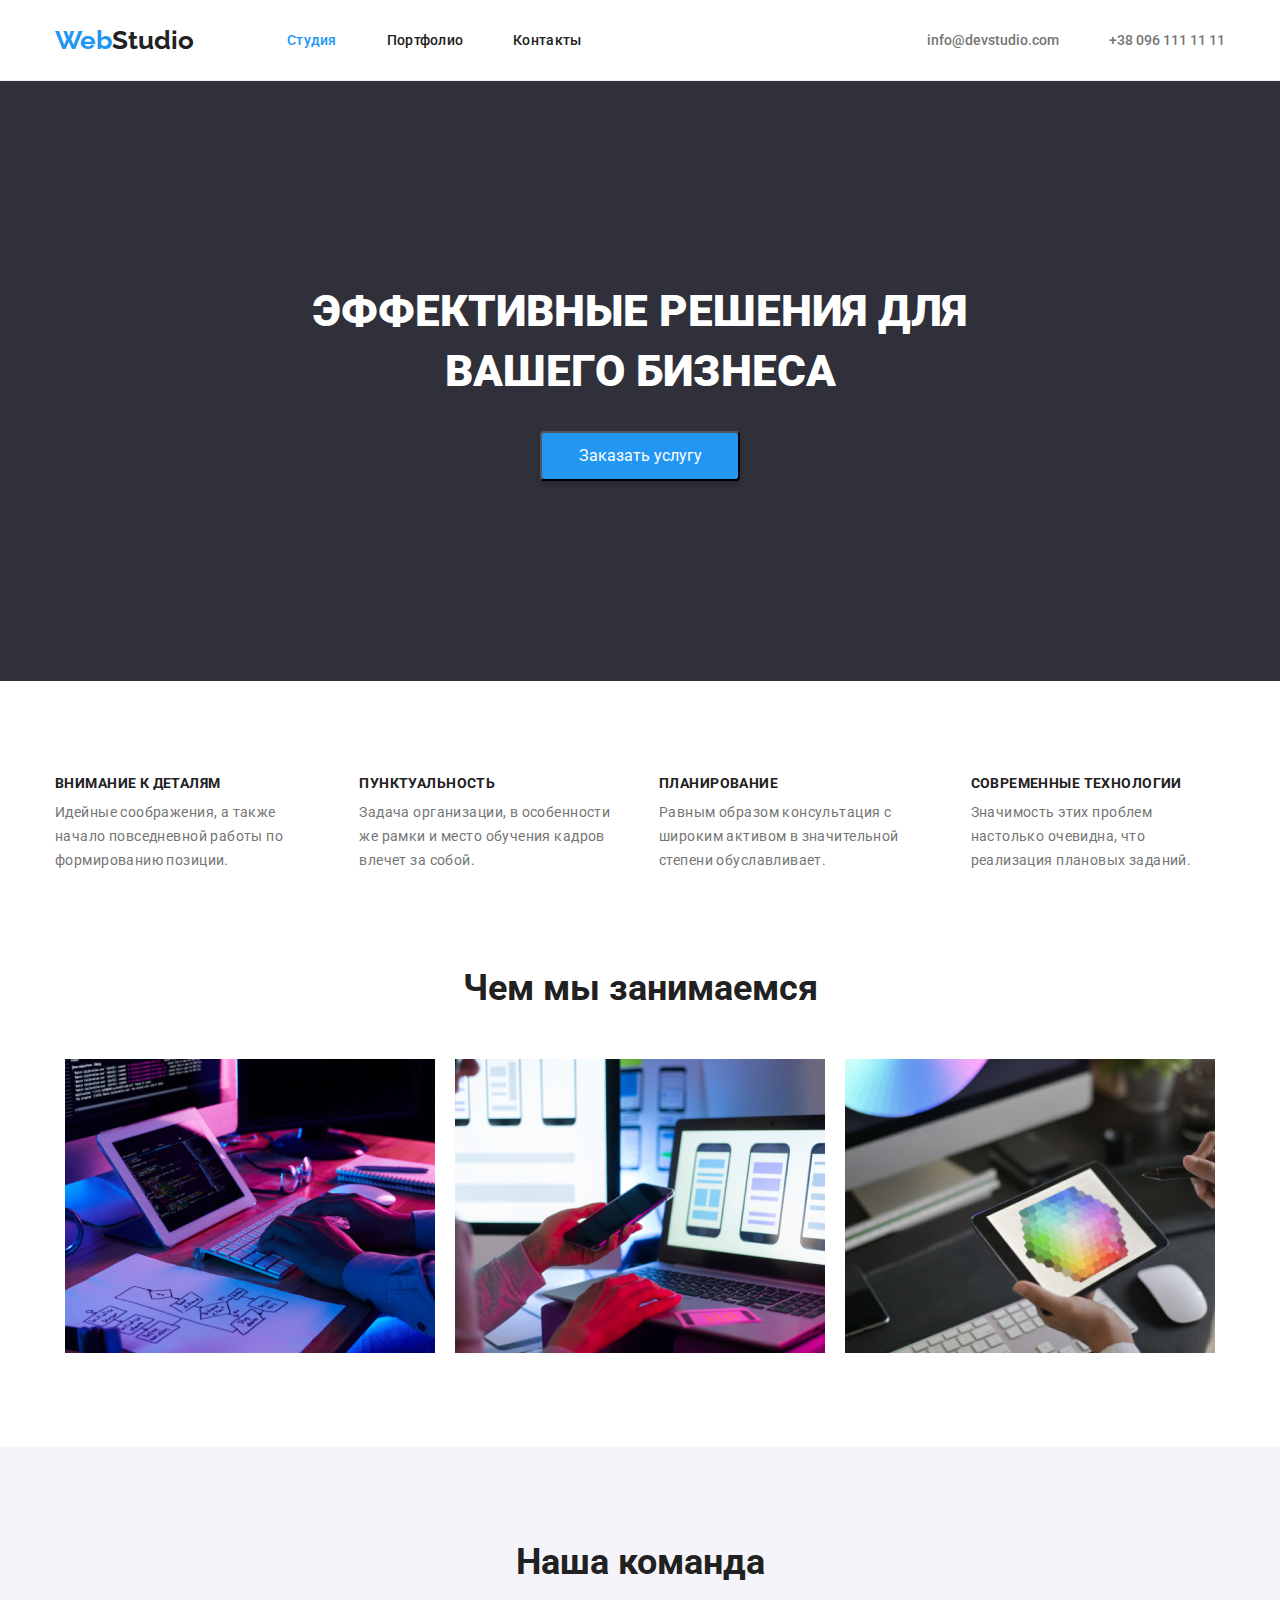
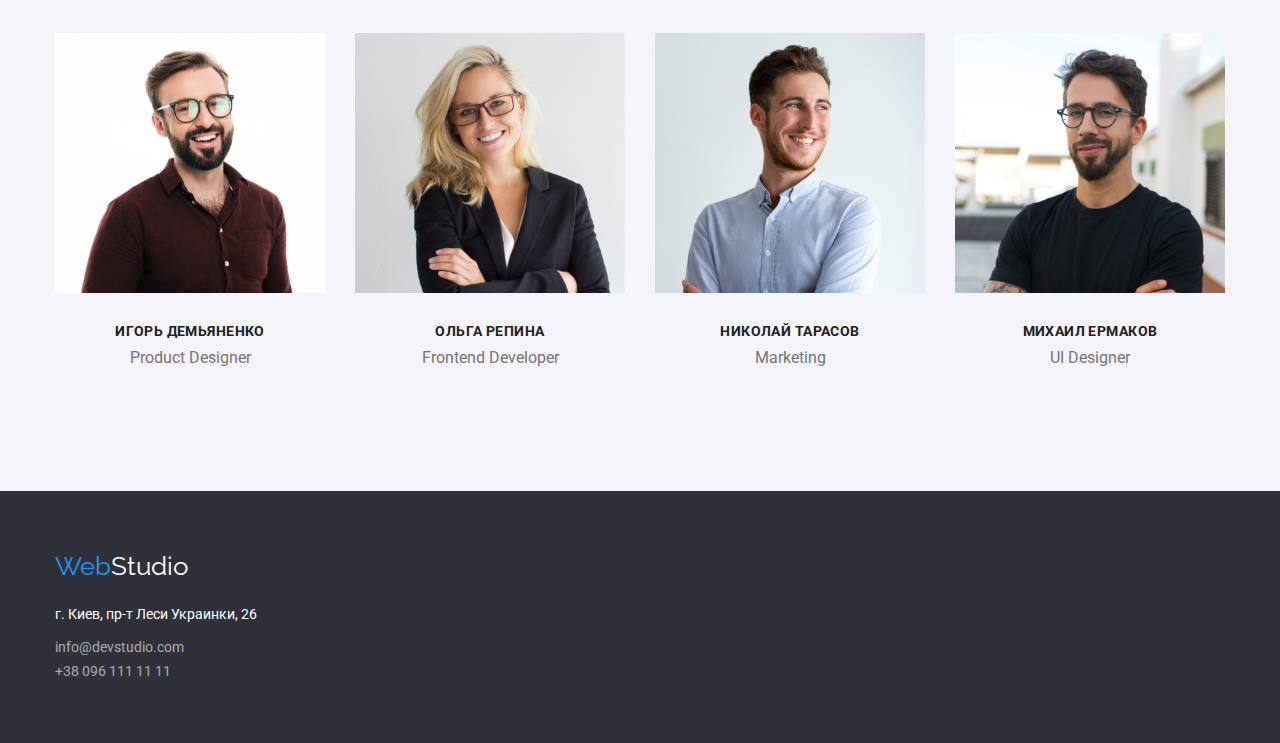
<file: index.html>
<!DOCTYPE html>
<html lang="ru">
<head>
    <meta charset="UTF-8">
    <meta name="viewport" content="width=device-width, initial-scale=1.0">
    <title>WebStudio</title>
    <link rel="stylesheet" href="https://cdnjs.cloudflare.com/ajax/libs/modern-normalize/1.0.0/modern-normalize.min.css">
    <link rel="preconnect" href="https://fonts.gstatic.com">
    <link href="https://fonts.googleapis.com/css2?family=Raleway:wght@700&family=Roboto:wght@400;500;700;900&display=swap" rel="stylesheet">
    <link rel="stylesheet" href="./css/styles.css">
</head>

    <body>
    <header class="header">
        <div class="container">
            <nav>
                <a class="webstudio" href="/">
                    <span class="web">Web</span>Studio
                </a>
                <ul class="nav-links">
                    <li class="item"><a class="current active" href="./index.html">Студия</a></li>
                    <li class="item"><a class="link-portfolio" href="./portfolio.html">Портфолио</a></li>
                    <li class="item"><a class="link-contacts" href="#">Контакты</a></li>
                </ul>
            </nav>
            <ul class="mail-links">
                <li><a class="mail" href="info@devstudio.com">info@devstudio.com</a></li>
                <li><a class="telephone" href="+380961111111">+38 096 111 11 11</a></li>
            </ul>
        </div>
    </header>
    <section class="hero">
        <div class="container">
                <div class="big-title">
                    <h1 class="first-title">Эффективные решения для вашего бизнеса</h1>
                </div>
            <button class="service-button">Заказать услугу</button>
        </div>
    </section>
    <section class="our-description">
        <div class="container">
        <h2 class="visually-hidden sec-title">Наше описание</h2>
        <ul class="description-item">
            <li class="our-description-li">
                <h3 class="third-title">Внимание к деталям</h3>
                <p class="description">Идейные соображения, а также начало повседневной работы по формированию позиции.</p>
            </li>
            <li class="our-description-li">
                <h3 class="third-title">Пунктуальность</h3>
                <p class="description">Задача организации, в особенности же рамки и место обучения кадров влечет за собой.</p>
            </li>
            <li class="our-description-li">
                <h3 class="third-title">Планирование</h3>
                <p class="description">Равным образом консультация с широким активом в значительной степени обуславливает.</p>
            </li>
            <li class="our-description-li">
            <h3 class="third-title">Современные технологии</h3>
            <p class="description">Значимость этих проблем настолько очевидна, что реализация плановых заданий.</p>
            </li>
        </ul>
        </div>
    </section>
    <section class="what-doing">
        <div class="container">
        <h2 class="sec-title">Чем мы занимаемся</h2>
        <ul class="img">
            <li class="img-item"><img src="./img/1.png" width="370" height="294" alt="ручной набор текста"></li>
            <li class="img-item"><img src="./img/2.png" width="370" height="294" alt="с телефона передача информации на компьютер"></li>
            <li class="img-item"><img src="./img/3.png" width="370" height="294" alt="подбор цвета в палитре"></li>
        </ul>
        </div>
    </section>
    <section class="team">
        <div class="container">
        <h2 class="sec-title">Наша команда</h2>
        <ul class="team-ul">
            <li class="team-li">
                <img src="./img/img.jpg" width="270" height="260" alt="photo Игоря Демьяненко">
                <div class="our-team">
                    <h3 class="third-title identification">Игорь Демьяненко</h3>
                    <p class="description-team">Product Designer</p>
                </div>
            </li>
            <li class="team-li">
                <img src="./img/img_(1).jpg" width="270" height="260" alt="photo Ольга Репина">
                <div class="our-team">
                    <h3 class="third-title identification">Ольга Репина</h3>
                    <p class="description-team">Frontend Developer</p>
                </div>
            </li>
            <li class="team-li">
                <img src="./img/img_(2).jpg" width="270" height="260" alt="photo Николай Тарасов">
                <div class="our-team">
                    <h3 class="third-title identification">Николай Тарасов</h3>
                    <p class="description-team">Marketing</p>
                </div>
            </li>
            <li class="team-li">
                <img src="./img/img_(3).jpg" width="270" height="260" alt="photo Михаил Ермаков">
                <div class="our-team">
                    <h3 class="third-title identification">Михаил Ермаков</h3>
                    <p class="description-team">UI Designer</p>
                </div>
            </li>
        </ul>
        </div>
    </section>
    <footer>
        <div class="container">
            <a class="logo-footer" href="/">
                <span class="web-footer">Web</span><span class="studio-logo-footer">Studio</span>
            </a>
            <address class="address">
                г. Киев, пр-т Леси Украинки, 26
            </address>
            <ul>
                <li><a class="mail-footer" href="info@devstudio.com">info@devstudio.com <br /></a></li>
                <li><a class="telephone-footer" href="+380961111111">+38 096 111 11 11</a></li>
            </ul>
        </div>
    </footer>
    </body>
</html>
</file>
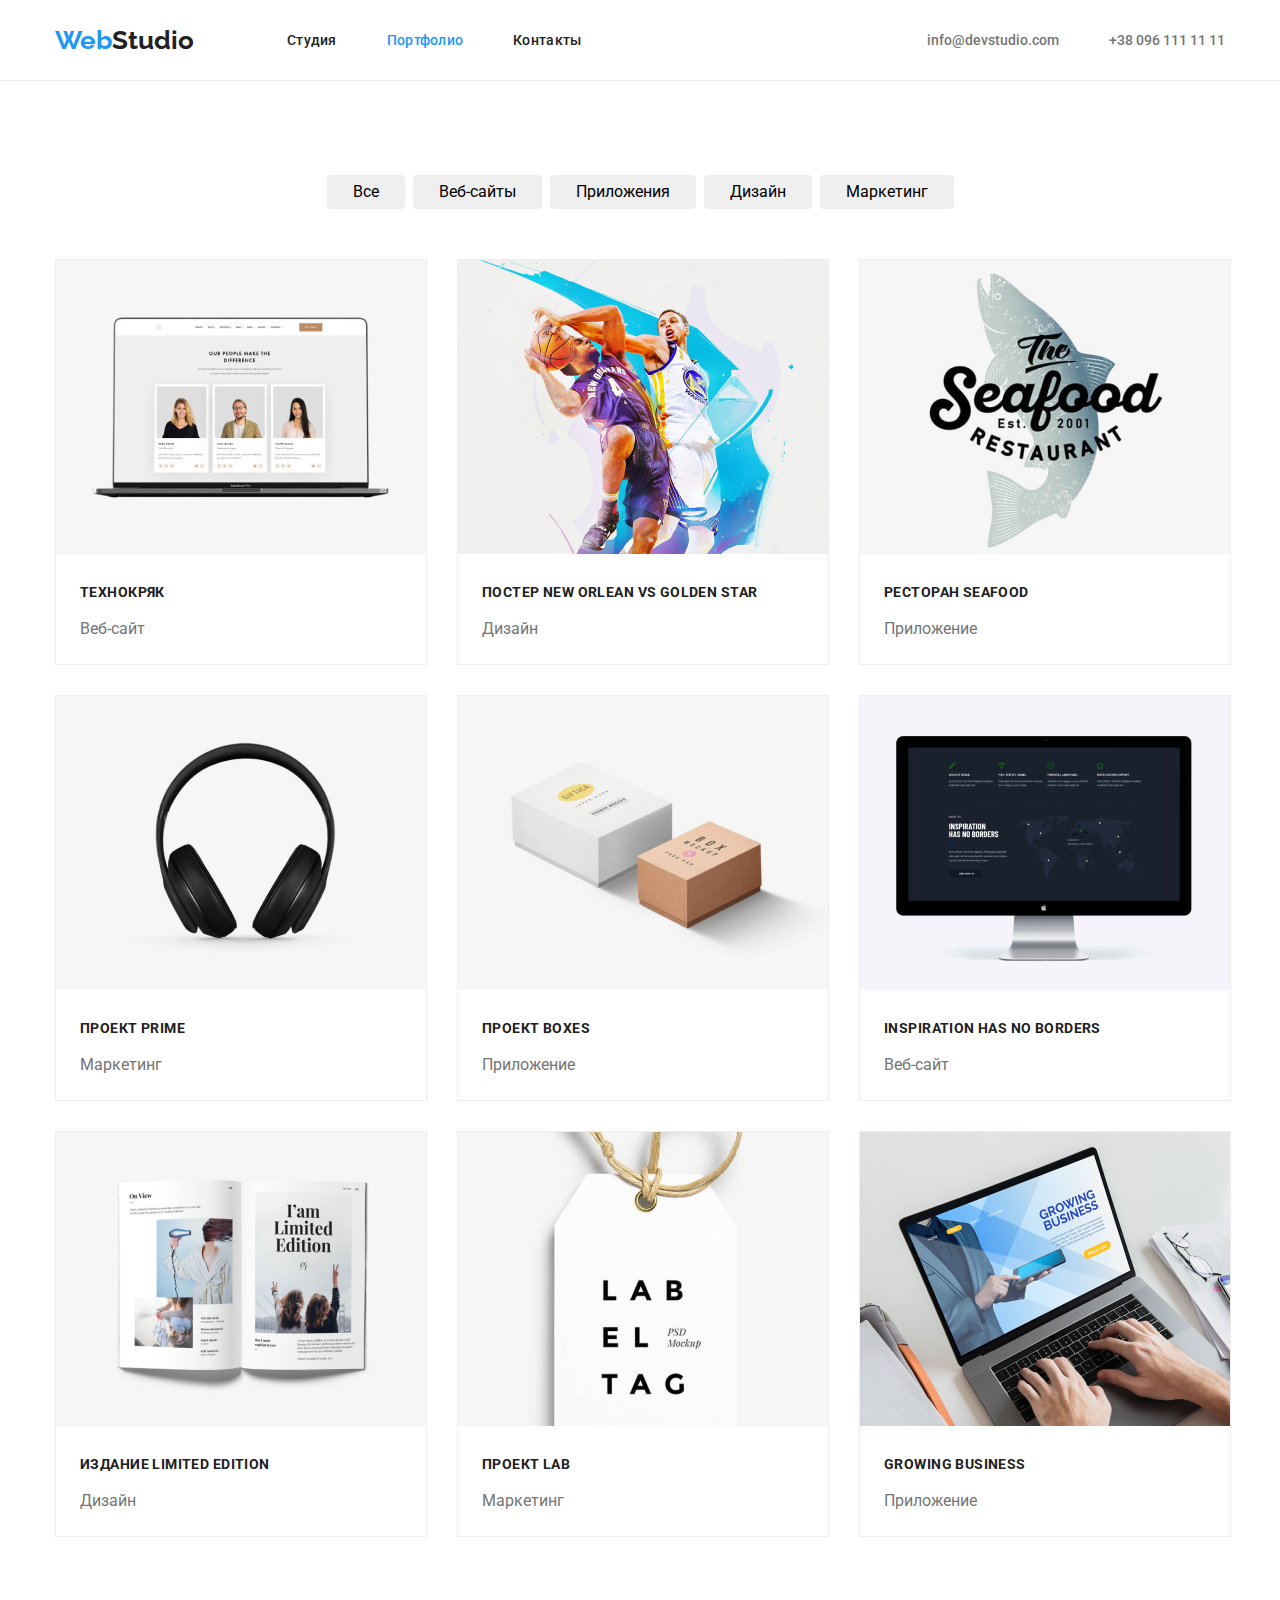
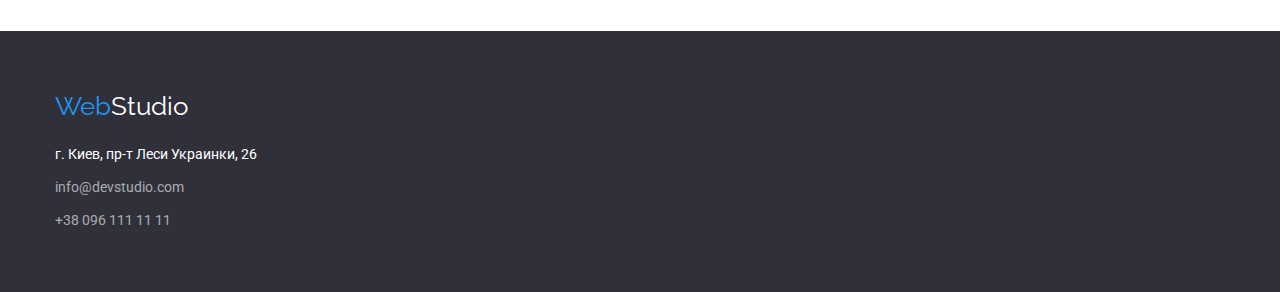
<file: portfolio.html>
<!DOCTYPE html>
<html lang="ru">
<head>
    <meta charset="UTF-8">
    <meta name="viewport" content="width=device-width, initial-scale=1.0">
    <title>WebStudio</title>
    <link rel="stylesheet" href="https://cdnjs.cloudflare.com/ajax/libs/modern-normalize/1.0.0/modern-normalize.min.css">
    <link rel="preconnect" href="https://fonts.gstatic.com">
    <link href="https://fonts.googleapis.com/css2?family=Raleway:wght@700&family=Roboto:wght@400;500;700;900&display=swap" rel="stylesheet">
    <link rel="stylesheet" href="./css/styles.css">
</head>

    <body>
    <header class="header">
        <div class="container">
        <nav>
            <a class="webstudio" href="/">
                <span class="web">Web</span>Studio
            </a>
            <ul class="nav-links">
                <li class="item"><a class="link-studio" href="./index.html">Студия</a></li>
                <li class="item"><a class="current active" href="/portfolio.html">Портфолио</a></li>
                <li class="item"><a class="link-contacts" href="#">Контакты</a></li>
            </ul>
            </nav>
            <ul class="mail-links">
                <li><a class="mail" href="info@devstudio.com">info@devstudio.com <br /></a></li>
                <li><a class="telephone" href="+380961111111">+38 096 111 11 11</a></li>
            </ul>
        </div>
    </header>
    <section class="buttons">
        <div class="container">
        <h1 class="visually-hidden first-title">Whole page</h1>
        <ul class="buttons-list">
            <li><button class="but-active">Все</button></li>
            <li><button class="but-active">Веб-сайты</button></li>
            <li><button class="but-active">Приложения</button></li>
            <li><button class="but-active">Дизайн</button></li>
            <li><button class="but-active">Маркетинг</button></li>
        </ul>
        <h2 hidden class="sec-title">Our possibilities</h2>
        <ul class="job">
            <li class="job-kind">
                <a href="#">
                <img src="./img/p1.png" alt="на экране ноутбука три фотографии">
                    <div class="our-job">
                        <h3 class="poster-name">Технокряк</h3>
                        <p class="poster-name-descr">Веб-сайт</p>
                    </div>
                </a>
            </li>
            <li class="job-kind">
                <a href="#">
                <img src="./img/p2.png" alt="два парн ирают в баскетбол">
                    <div class="our-job">
                        <h3 class="poster-name">Постер New Orlean vs Golden Star</h3>
                        <p class="poster-name-descr">Дизайн</p>
                    </div>
                </a>
            </li>
            <li class="job-kind">
                <a href="#">
                <img src="./img/p3.png" alt="эмблема ресторана Seafood">
                    <div class="our-job">
                        <h3 class="poster-name">Ресторан Seafood</h3>
                        <p class="poster-name-descr">Приложение</p>
                    </div>
                </a>
            </li>
            <li class="job-kind">
                <a href="#">
                <img src="./img/p4.png" alt="наушники">
                    <div class="our-job">
                        <h3 class="poster-name">Проект Prime</h3>
                        <p class="poster-name-descr">Маркетинг</p>
                    </div>
                </a>
            </li>
            <li class="job-kind">
                <a href="#">
                <img src="./img/p5.png" alt="две коробочки">
                    <div class="our-job">
                        <h3 class="poster-name">Проект Boxes</h3>
                        <p class="poster-name-descr">Приложение</p>
                    </div>
                </a>
            </li>
            <li class="job-kind">
                <a href="#">
                <img src="./img/p6.png" alt="монитор с изображением мира">
                    <div class="our-job">
                        <h3 class="poster-name">Inspiration has no Borders</h3>
                        <p class="poster-name-descr">Веб-сайт</p>
                    </div>
                </a>
            </li>
            <li class="job-kind last">
                <a href="#">
                <img src="./img/p7.png" alt="открытая книга лимитированой серии">
                    <div class="our-job">
                        <h3 class="poster-name">Издание Limited Edition</h3>
                        <p class="poster-name-descr">Дизайн</p>
                    </div>
                </a>
            </li>
            <li class="job-kind last">
                <a href="#">
                <img src="./img/p8.png" alt="лабораторный ярлык">
                    <div class="our-job">
                        <h3 class="poster-name">Проект LAB</h3>
                        <p class="poster-name-descr">Маркетинг</p>
                    </div>
                </a>
            </li>
            <li class="job-kind last">
                <a href="#">
                <img src="./img/p9.png" alt="набор текста на ноутбуке">
                    <div class="our-job">
                        <h3 class="poster-name">Growing Business</h3>
                        <p class="poster-name-descr">Приложение</p>
                    </div>
                </a>
            </li>
        </ul>
        </div>
    </section>
    <footer>
        <div class="container">
            <a class="logo-footer" href="/">
                <span class="web-footer">Web</span><span class="studio-logo-footer">Studio</span>
            </a>
            <address class="address">
                г. Киев, пр-т Леси Украинки, 26
            </address>
            <ul>
                <li class="mail-foot"><a class="mail-footer" href="info@devstudio.com">info@devstudio.com <br /></a></li>
                <li><a class="telephone-footer" href="+380961111111">+38 096 111 11 11</a></li>
            </ul>
        </div>
    </footer>
    </body>
</html>
</file>
<file: css/styles.css>
:root {
  --main-text-color: #212121;
  --sec-text-color: #ffffff;
  --descrip-text-color: #757575;
  --header-border-bottom: #ececec;

  --team-backgroundcolor: #f5f4fa;
  --main-backgroundcolor: #ffffff;
  --sec-backgroundcolor: #2196f3;
  --hero-backgroundcolor: #2f303a;
}

a {
  text-decoration: none;
  color: var(--descrip-text-color);
  display: block;
  padding-top: 32px;
  padding-bottom: 32px;
}

li {
  list-style: none;
}

img {
  display: block;
  max-width: 100%;
  height: auto;
}

h1,
h2,
h3 {
  margin-top: 0;
  margin-bottom: 0;
}

p {
  margin-top: 0;
  margin-bottom: 0;
}

body {
  font-family: "Roboto", sans-serif;
}

ul {
  margin-top: 0;
  margin-bottom: 0;
  padding: 0;
}

.header .container {
  display: flex;
  align-items: center;
}

.container {
  width: 1200px;
  padding-right: 15px;
  padding-left: 15px;
  margin-right: auto;
  margin-left: auto;
}

.webstudio {
  margin-right: 93px;
  padding-top: 0px;
  padding-bottom: 0px;

  color: var(--main-text-color);
  font-family: "Raleway", sans-serif;
  font-style: normal;
  font-weight: bold;
  font-size: 26px;
  line-height: 31px;
}

.web {
  color: var(--sec-backgroundcolor);
}

header {
  font-weight: 500;
  font-size: 14px;
  line-height: 16px;
  border-bottom: 1px solid var(--header-border-bottom);
}

.container > nav {
  display: flex;
  align-items: center;
}

.nav-links {
  display: block;
  display: flex;
}

.item:not(:last-child) {
  margin-right: 50px;
}

.mail-links {
  margin-left: auto;

  display: block;
  display: flex;
}

.link-studio,
.link-portfolio,
.link-contacts {
  color: var(--main-text-color);
  font-size: 14px;
  line-height: 16px;
  letter-spacing: 0.02em;
}

.link-portfolio:focus,
.link-portfolio:hover {
  color: var(--sec-backgroundcolor);
}

.link-studio:hover,
.link-studio:focus {
  color: var(--sec-backgroundcolor);
}

.link-contacts:hover,
.link-contacts:focus {
  color: var(--sec-backgroundcolor);
}

.active {
  color: var(--sec-backgroundcolor);
  font-size: 14px;
  line-height: 16px;
  letter-spacing: 0.02em;
}

.active:hover,
.active:focus {
  color: var(--sec-backgroundcolor);
}

.mail {
  color: var(--descrip-text-color);

  margin-right: 50px;
}

.mail:hover,
.mail:focus {
  color: var(--sec-backgroundcolor);
}

.telephone {
  color: var(--descrip-text-color);
}

.telephone:hover,
.telephone:focus {
  color: var(--sec-backgroundcolor);
}
.hero {
  background-color: var(--hero-backgroundcolor);
}

.visually-hidden {
  position: absolute;
  clip: rect(0 0 0 0);
  width: 1px;
  height: 1px;
  margin: -1px;
}

.hero {
  padding-top: 200px;
  padding-bottom: 200px;
}

.big-title {
  width: 696px;
  margin-left: auto;
  margin-right: auto;
}

.first-title {
  margin-bottom: 30px;
  text-align: center;

  color: var(--main-backgroundcolor);
  font-style: normal;
  font-weight: 900;
  font-size: 44px;
  line-height: 60px;
  text-transform: uppercase;
}

.service-button {
  display: block;
  margin: 0 auto;
  width: 200px;
  height: 50px;
  left: 700px;
  top: 430px;

  border-radius: 4px;

  background-color: var(--sec-backgroundcolor);
  color: var(--sec-text-color);
  box-shadow: 0px 4px 4px rgba(0, 0, 0, 0.15);
}

button {
  cursor: pointer;
}

.buttons {
  padding-bottom: 94px;
}

.button-text {
  background-color: var(--team-backgroundcolor);

  font-style: normal;
  font-weight: bold;
  font-size: 16px;
  line-height: 1.87;
}

.buttons-list {
  display: flex;
  justify-content: center;

  margin-top: 94px;
  margin-bottom: 50px;

  /* flex-wrap: wrap; */
}

.buttons-list > li:not(:last-child) {
  margin-right: 8px;
}

.but-active {
  border: 2px solid transparent;
  border-radius: 4px;
  padding: 6px 24px;
}

.but-active:hover,
.but-active:focus {
  background-color: var(--sec-backgroundcolor);
  color: var(--main-backgroundcolor);

  border: 2px solid var(--sec-backgroundcolor);
  border-radius: 4px;
}

.button-text {
  color: var(--sec-text-color);
}

.what-doing {
  padding-top: 94px;
  padding-bottom: 94px;
}

.sec-title {
  text-align: center;
  margin-bottom: 50px;

  text-align: center;
  color: var(--main-text-color);
  font-weight: bold;
  font-size: 36px;
  line-height: 42px;
}

.job {
  display: flex;
  flex-wrap: wrap;
  width: 1200px;

  margin-left: 0px;
  padding: 0;
  list-style: none;
}

.job-kind {
  border: 1px solid #eeeeee;

  margin-right: 30px;
  margin-bottom: 30px;
}

.job-kind > a {
  padding-top: 0;
  padding-bottom: 0;
}

.job-kind:nth-child(3n) {
  margin-right: 0;
}

.job-kind .container > description-item {
  display: flex;
}

.last {
  margin-bottom: 0px;
}

.our-description {
  padding-top: 94px;
}

.our-description-li {
  /* flex-basis: calc(100% / 4 - 30px); */
  background-color: var(--main-backgroundcolor);
  border-radius: 4px;
}

.our-description-li:not(:last-child) {
  margin-right: 30px;
}

.our-description p {
  margin: 0;
}

.description-item {
  display: flex;
  width: 1170px;

  list-style: none;
}

.third-title {
  margin-bottom: 10px;

  color: var(--main-text-color);
  font-weight: bold;
  font-size: 14px;
  line-height: 16px;
  letter-spacing: 0.03em;
  text-transform: uppercase;
}

.description {
  font-size: 14px;
  line-height: 1.71;
  letter-spacing: 0.03em;
  color: var(--descrip-text-color);
}

.img {
  display: flex;
  flex-wrap: wrap;
  margin-right: -30px;
  margin-bottom: 0px;
  padding: 0px;
  list-style: none;
}

.img-item {
  margin: 0 10px;
  flex-basis: calc(100% / 3 - 30px);
}

.team {
  background-color: var(--team-backgroundcolor);

  padding-top: 94px;
  padding-bottom: 94px;
}

.team-ul {
  display: flex;
  flex-wrap: wrap;
  margin-right: -30px;
  margin-bottom: 0px;
  padding: 0px;
  list-style: none;
}

.team-li {
  flex-basis: calc(100% / 4 - 30px);

  margin-right: 30px;
}

.description-team {
  color: var(--descrip-text-color);
  text-align: center;
}

.our-job {
  text-align: left;
  padding: 20px 24px;
}

.poster-name {
  color: var(--main-text-color);
  font-weight: bold;
  font-size: 14px;
  line-height: 16px;
  line-height: 36px;
  letter-spacing: 0.03em;
  text-transform: uppercase;
}

.poster-name-descr {
  line-height: 30px;

  text-align: left;
  margin-top: 4px;
}

.our-team > p {
  padding-bottom: 0px;
}

.our-team {
  padding-top: 30px;
  padding-bottom: 30px;
  text-align: center;
}

.identification {
  margin-bottom: 10px;
}

footer {
  background-color: var(--hero-backgroundcolor);

  padding-top: 60px;
  padding-bottom: 60px;
}

.web-footer {
  color: var(--sec-backgroundcolor);
  font-family: "Raleway", sans-serif;
  font-size: 26px;
  line-height: 1.19;
}

.logo-footer {
  padding-top: 0;
  padding-bottom: 0;
  margin-bottom: 20px;
}

.studio-logo-footer {
  color: var(--sec-text-color);
  font-family: "Raleway", sans-serif;
  font-size: 26px;
}

.address {
  padding-bottom: 0;
  margin-bottom: 9px;

  color: var(--sec-text-color);
  font-style: normal;
  font-weight: normal;
  font-size: 14px;
  line-height: 24px;
}

.mail-footer {
  padding-top: 0px;
  padding-bottom: 0;
}

.mail-foot {
  margin-bottom: 9px;
}

.telephone-footer {
  padding-top: 0px;
  padding-bottom: 0;
}

.mail-footer,
.telephone-footer {
  font-weight: normal;
  font-size: 14px;
  line-height: 24px;
  color: rgba(255, 255, 255, 0.6);
}

.mail-footer:hover,
.mail-footer:focus {
  color: var(--sec-backgroundcolor);
}

.telephone-footer:hover,
.telephone-footer:focus {
  color: var(--sec-backgroundcolor);
}
</file>
